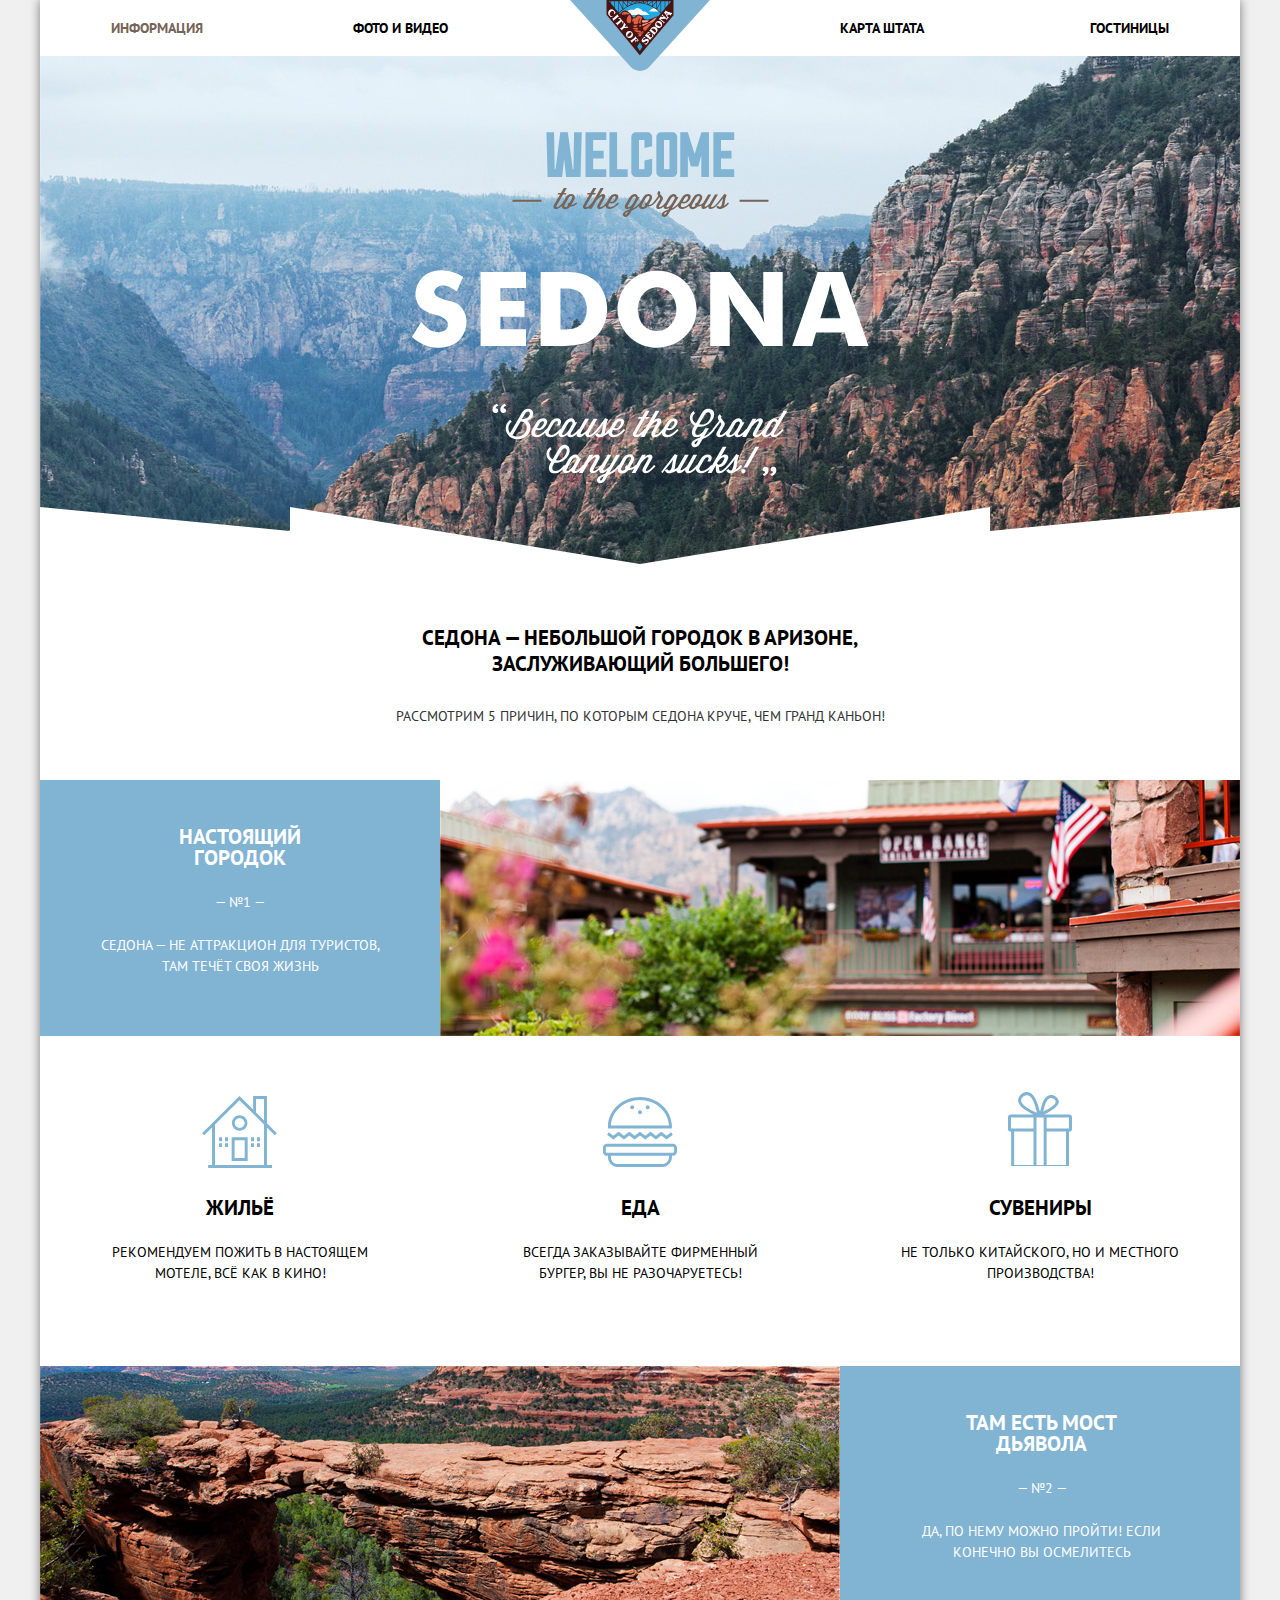
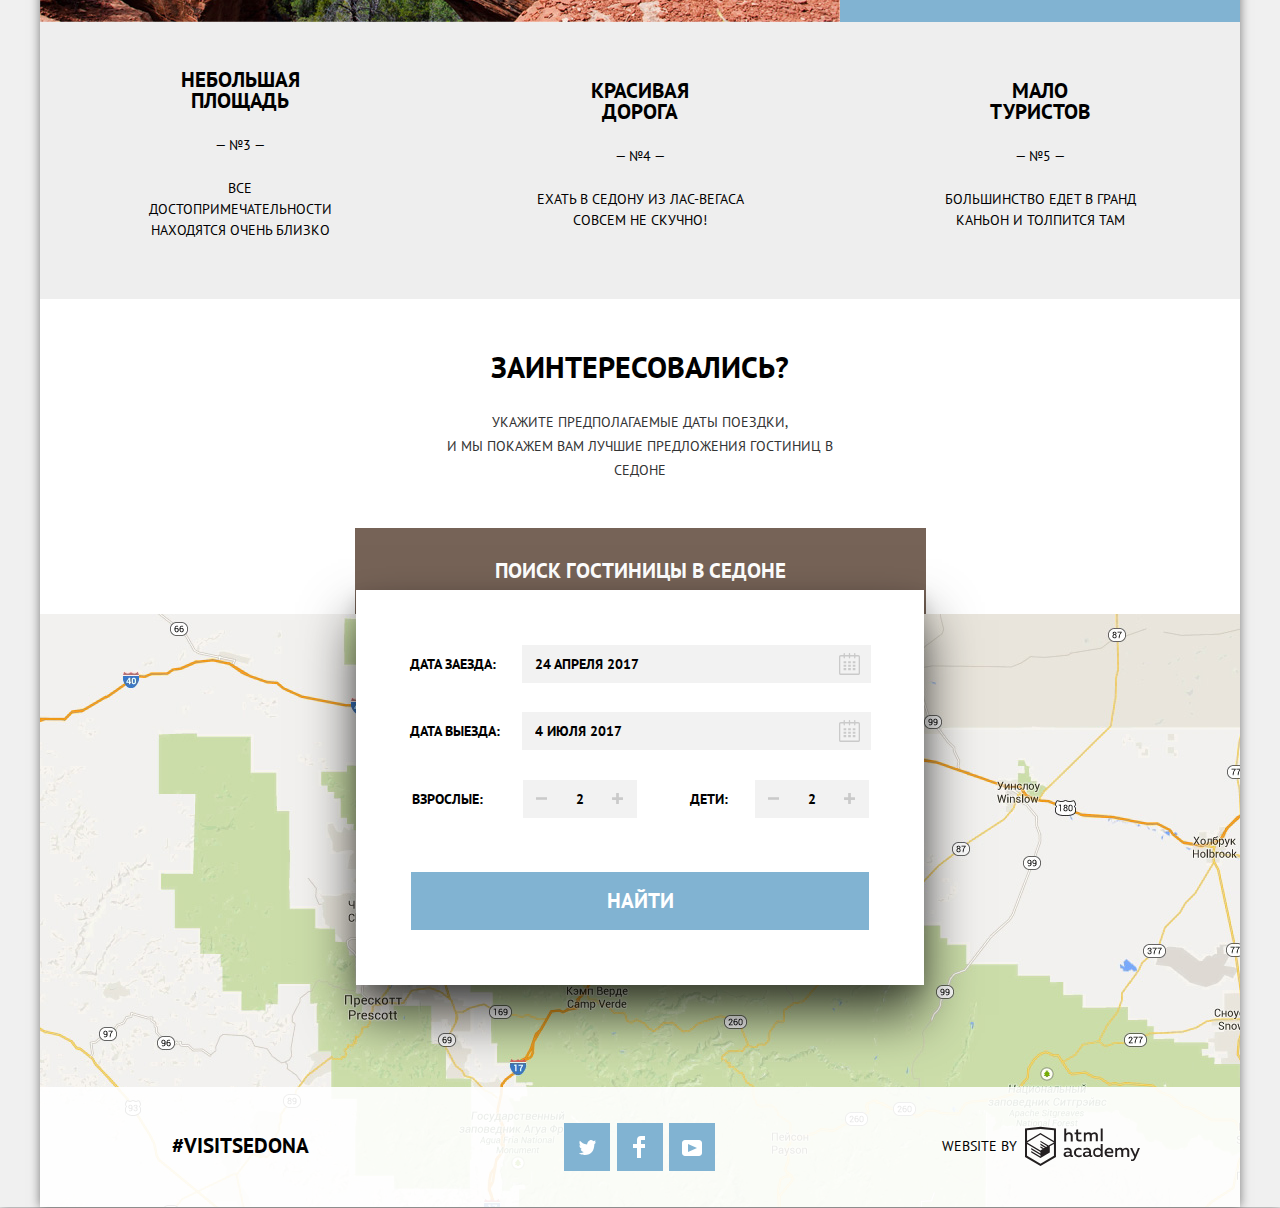
<file: index.html>
<!DOCTYPE html>
<html lang="ru">
	<head>
		<meta charset="utf-8">
		<title>HTML Academy: Седона</title>
		<link href="https://fonts.googleapis.com/css?family=PT+Sans:400,400i,700" rel="stylesheet">
		<link rel="stylesheet" href="css/normalize.css">
		<link rel="stylesheet" type="text/css" href="css/style.min.css">
		<meta name="keywords" content="седона, городок, штат, аризона, отдых, отель, гостиницы, достопримечательности, туризм">
		<meta name="description" content="седона настоящий райский уголок для туризма и отдыха посреди аризонской пустыни">
	</head>
	<body>
		<!-- Контейнер центровщик и на нем тень -->
		<div class="container">
		<!-- Шапка сайта и главное меню -->
		<header class="main-header">
			<!-- Кусок кода, если логотип будет элементом меню -->
			<!-- <nav class="main-navigation" aria-label="Главная навигация сайта">
				<ul class="main-navigation-items">
					<li class="navigation-item info" aria-label="Информация о Седоне"><a href="index.html" class="active-page">Информация</a></li>
					<li class="navigation-item gallery" aria-label="Фотогалерея"><a href="gallery.html">Фото и видео</a></li>
					<li class="navigation-item logo">
						<img src="img/logo.svg" width="140" height="71" alt="Логотип сайта" tabindex="0">
					</li>
					<li class="navigation-item map" aria-label="Седона на карте"><a href="map.html">Карта штата</a></li>
					<li class="navigation-item hotels" aria-label="Проживание"><a href="hotels.html">Гостиницы</a></li>
				</ul>
			</nav> -->
			<p class="logo"> <!--tabindex="0" если будет нужен-->
				<img src="img/logo.svg" width="140" height="72" alt="Логотип сайта">
			</p>

			<nav class="main-navigation" aria-label="Главная навигация сайта">
				<ul class="main-navigation-items">
					<li class="navigation-item info" aria-label="Информация о Седоне"><a href="index.html" class="active-page">Информация</a></li>
					<li class="navigation-item gallery" aria-label="Фотогалерея"><a href="gallery.html">Фото и видео</a></li>
					<li class="navigation-item map" aria-label="Седона на карте"><a href="map.html">Карта штата</a></li>
					<li class="navigation-item hotels" aria-label="Проживание"><a href="hotels.html">Гостиницы</a></li>
				</ul>
			</nav>
			<!-- Изображения в шапке -->
			<div class="header-image">
				<img src="img/welcome.svg" width="459" height="353" alt="Рекламное приветствие города Седона">
			</div>
		</header>
		<!-- Контент главной страницы -->
		<main class="main-content">
			<!-- Рекламный блок с преимуществами -->
			<div class="promo-block">
				<h1 class="promo-block-title">Седона — небольшой городок в Аризоне, заслуживающий большего!</h1>
				<p class="advantage">Рассмотрим 5 причин, по которым Седона круче, чем гранд каньон!</p>
			</div>
				<!-- Преимущества -->
			<section class="advantage-block" aria-label="Блок преимуществ">
				<h2 class="visually-hidden">Преимущества</h2>
				<!-- Список преимуществ -->
					<!-- Первое преимущество -->
				<ul class="advantage-list">
					<li class="description first-advantage" aria-label="Первое преимущество" tabindex="0">
						<h3 class="advantage-title city">Настоящий городок</h3>
						<span class="number">&#8212; &#8470;1 &#8212;</span>
						<p class="advantage-description">Седона — не аттракцион для туристов, там течёт своя жизнь</p>
					</li>
					<li class="first-advantage-img">
						<img src="img/advantage-image-1.jpg" width="800" height="256" alt="Изображение мотеля">
					</li>
				</ul>
					<!-- Описание первого преимущества -->
				<ul class="description-list" aria-label="Описание услуг">
					<li class="description detailed-first" tabindex="0">
						<h3 class="advantage-title hotels">Жильё</h3>
						<p class="advantage-description-hotels">Рекомендуем пожить в настоящем мотеле, всё как в кино!</p>
					</li>
					<li class="description detailed-second" tabindex="0">
						<h3 class="advantage-title food">Еда</h3>
						<p class="advantage-description-food">Всегда заказывайте фирменный бургер, вы не разочаруетесь!</p>
					</li>
					<li class="description detailed-third" tabindex="0">
						<h3 class="advantage-title souvenirs">Сувениры</h3>
						<p class="advantage-description-souvenirs">Не только китайского, но и местного производства!</p>
					</li>
				</ul>
					<!-- Второе преимущество -->
				<ul class="advantage-list">
					<li class="second-advantage-img">
						<img src="img/advantage-image-2.jpg" width="800" height="256" alt="Изображение моста">
					</li>
					<li class="description second-advantage" aria-label="Второе преимущество" tabindex="0">
						<h3 class="advantage-title bridge">Там есть Мост дьявола</h3>
						<span class="number">&#8212; &#8470;2 &#8212;</span>
						<p class="advantage-description">Да, по нему можно пройти! Если конечно вы осмелитесь</p>
					</li>
				</ul>
					<!-- Третье преимущество -->
				<ul class="description-list">
					<li class="description third-advantage" aria-label="Третье преимущество" tabindex="0">
						<h3 class="advantage-title">Небольшая площадь</h3>
						<span class="number">&#8212; &#8470;3 &#8212;</span>
						<p class="advantage-description">Все достопримечательности находятся очень близко</p>
					</li>
					<!-- Четвертое преимущество -->
					<li class="description fourth-advantage" aria-label="Четвертое преимущество" tabindex="0">
						<h3 class="advantage-title">Красивая дорога</h3>
						<span class="number">&#8212; &#8470;4 &#8212;</span>
						<p class="advantage-description">Ехать в Седону из Лас-Вегаса совсем не скучно!</p>
					</li>
					<!-- Пятое преимущество -->
					<li class="description fifth-advantage" aria-label="Пятое преимущество" tabindex="0">
						<h3 class="advantage-title">Мало туристов</h3>
						<span class="number">&#8212; &#8470;5 &#8212;</span>
						<p class="advantage-description">Большинство едет в гранд каньон и толпится там</p>
					</li>
				</ul>
			</section>

			<!-- Блок заказа и поиска отелей -->
			<section class="search-hotels" aria-label="Поиск жилья">
				<h2 class="search-hotels-title">Заинтересовались?</h2>
				<p class="travel-dates">Укажите предполагаемые даты поездки,<br> и мы покажем вам лучшие предложения гостиниц в седоне</p>
				<a href="search-form.html" class="btn-search-form button">ПОИСК ГОСТИНИЦЫ В седоне</a>
				<!-- Модальное окно при загрузке страницы открывается само при помощи js -->
				<div class="modal modal-search">
					<h2 class="visually-hidden">Форма поиска отеля</h2>

		<!-- Форма поиска Модальное окно - форма для поиска подходящего отеля-->
					<form class="user-search-form" action="https://echo.htmlacademy.ru" method="POST" aria-label="Форма поиска">
						<div class="search-form">
							<div class="entry-form arrival-input">
								<label class="entry-form-arrival" for="arrival-date">Дата заезда:</label>
								<input class="arrival-date" id="arrival-date" type="text" value="" name="date" placeholder="24 апреля 2017">
								<button class="calendar" type="button" aria-label="Календарь">
									<svg xmlns="http://www.w3.org/2000/svg" width="21" height="22" viewBox="0 0 21 22">
										<path d="M19.251 2.025h-2.845V.648c0-.381-.294-.689-.656-.689-.363 0-.656.308-.656.689v1.377h-3.938V.648c0-.381-.294-.689-.655-.689-.363 0-.657.308-.657.689v1.377H5.906V.648c0-.381-.294-.689-.656-.689-.363 0-.657.308-.657.689v1.377H1.75C.784 2.025 0 2.847 0 3.862v16.302C0 21.179.784 22 1.75 22h17.501c.966 0 1.749-.821 1.749-1.836V3.862c0-1.015-.783-1.837-1.749-1.837zm.437 18.139a.448.448 0 0 1-.437.459H1.75a.45.45 0 0 1-.438-.459V3.862a.45.45 0 0 1 .438-.459h2.844v1.378c0 .381.294.689.657.689.362 0 .656-.308.656-.689V3.403h3.938v1.378c0 .381.294.689.657.689.361 0 .655-.308.655-.689V3.403h3.938v1.378c0 .381.293.689.656.689.362 0 .656-.308.656-.689V3.403h2.845c.241 0 .437.206.437.459v16.302z"/>
										<path d="M4.594 8.225h2.625v2.066H4.594zM4.594 11.668h2.625v2.067H4.594zM4.594 15.112h2.625v2.066H4.594zM9.188 15.112h2.625v2.066H9.188zM9.188 11.668h2.625v2.067H9.188zM9.188 8.225h2.625v2.066H9.188zM13.781 15.112h2.625v2.066h-2.625zM13.781 11.668h2.625v2.067h-2.625zM13.781 8.225h2.625v2.066h-2.625z"/>
									</svg>
								</button>
							</div>
							<div class="entry-form departure">
								<label class="entry-form-departure" for="departure-date">Дата выезда:</label>
								<input class="departure-date" id="departure-date" type="text" value="" name="date" placeholder="4 июля 2017">
								<button class="calendar" type="button" aria-label="Календарь">
									<svg xmlns="http://www.w3.org/2000/svg" width="21" height="22" viewBox="0 0 21 22">
										<path d="M19.251 2.025h-2.845V.648c0-.381-.294-.689-.656-.689-.363 0-.656.308-.656.689v1.377h-3.938V.648c0-.381-.294-.689-.655-.689-.363 0-.657.308-.657.689v1.377H5.906V.648c0-.381-.294-.689-.656-.689-.363 0-.657.308-.657.689v1.377H1.75C.784 2.025 0 2.847 0 3.862v16.302C0 21.179.784 22 1.75 22h17.501c.966 0 1.749-.821 1.749-1.836V3.862c0-1.015-.783-1.837-1.749-1.837zm.437 18.139a.448.448 0 0 1-.437.459H1.75a.45.45 0 0 1-.438-.459V3.862a.45.45 0 0 1 .438-.459h2.844v1.378c0 .381.294.689.657.689.362 0 .656-.308.656-.689V3.403h3.938v1.378c0 .381.294.689.657.689.361 0 .655-.308.655-.689V3.403h3.938v1.378c0 .381.293.689.656.689.362 0 .656-.308.656-.689V3.403h2.845c.241 0 .437.206.437.459v16.302z"/>
										<path d="M4.594 8.225h2.625v2.066H4.594zM4.594 11.668h2.625v2.067H4.594zM4.594 15.112h2.625v2.066H4.594zM9.188 15.112h2.625v2.066H9.188zM9.188 11.668h2.625v2.067H9.188zM9.188 8.225h2.625v2.066H9.188zM13.781 15.112h2.625v2.066h-2.625zM13.781 11.668h2.625v2.067h-2.625zM13.781 8.225h2.625v2.066h-2.625z"/>
									</svg>
								</button>
							</div>
							<div class="entry-form booking-people">
							
								<label class="choice-adults" for="adults">Взрослые:</label>
								<button class="button-minus-adults" type="button" aria-label="Уменьшить количество взрослых">
									<svg xmlns="http://www.w3.org/2000/svg" width="11" height="11" viewBox="0 0 22.354 22.354">
										<path data-original="#000000" class="active-path" d="M0 8.61h22.354v5.133H0z"></path>
									</svg>
								</button>
								<input class="quantity" id="adults" type="text" value="" name="number-adults" placeholder="2">
								<button class="button-plus-adults" type="button" aria-label="Увеличить количество взрослых">
									<svg xmlns="http://www.w3.org/2000/svg" width="11" height="11" viewBox="0 0 533.333 533.333">
										<path d="M516.667 200H333.333V16.667C333.333 7.462 325.871 0 316.667 0h-100C207.462 0 200 7.462 200 16.667V200H16.667C7.462 200 0 207.462 0 216.667v100c0 9.204 7.462 16.666 16.667 16.666H200v183.334c0 9.204 7.462 16.666 16.667 16.666h100c9.204 0 16.667-7.462 16.667-16.666V333.333h183.333c9.204 0 16.667-7.462 16.667-16.666v-100c-.001-9.205-7.463-16.667-16.667-16.667z" data-original="#000000" class="active-path"></path>
									</svg>
								</button>
								<label class="choice-child" for="child">Дети:</label>
								<button class="button-minus-child" type="button" aria-label="Уменьшить количество детей">
									<svg xmlns="http://www.w3.org/2000/svg" width="11" height="11" viewBox="0 0 22.354 22.354">
										<path data-original="#000000" class="active-path" d="M0 8.61h22.354v5.133H0z"></path>
									</svg>
								</button>
								<input class="quantity" id="child" type="text" value="" name="number-child" placeholder="2">
								<button class="button-plus-child" type="button" aria-label="Увеличить количество детей">
									<svg xmlns="http://www.w3.org/2000/svg" width="11" height="11" viewBox="0 0 533.333 533.333">
										<path d="M516.667 200H333.333V16.667C333.333 7.462 325.871 0 316.667 0h-100C207.462 0 200 7.462 200 16.667V200H16.667C7.462 200 0 207.462 0 216.667v100c0 9.204 7.462 16.666 16.667 16.666H200v183.334c0 9.204 7.462 16.666 16.667 16.666h100c9.204 0 16.667-7.462 16.667-16.666V333.333h183.333c9.204 0 16.667-7.462 16.667-16.666v-100c-.001-9.205-7.463-16.667-16.667-16.667z" data-original="#000000" class="active-path"></path>
									</svg>
								</button>
							</div>
						</div>
						<div class="button-form">
							<button class="button-submit" type="submit" value="Найти">Найти
							</button>
						</div>
					</form>
					<!-- форма завершена -->
				</div>
				<!-- Модальное окно конец -->
			</section>
			<!-- Блок с картой -->
			<section class="map">
				<h2 class="visually-hidden">Карта с расположением города Седона</h2>
				<iframe src="https://www.google.com/maps/embed?pb=!1m18!1m12!1m3!1d135931.67681064006!2d-111.79234300613253!3d34.81710414394992!2m3!1f0!2f0!3f0!3m2!1i1024!2i768!4f13.1!3m3!1m2!1s0x872da132f942b00d%3A0x5548c523fa6c8efd!2z0KHQtdC00L7QvdCwLCDQkNGA0LjQt9C-0L3QsCA4NjMzNiwg0KHQqNCQ!5e0!3m2!1sru!2sua!4v1549056919392" width="1200" height="594" allowfullscreen aria-label="Интерактивная карта"></iframe>
				<img src="img/map.jpg" width="1200" height="594" alt="Фрагмет карты с расположением города Седона">
			</section>
		</main>
		 <!-- Футер сайта -->
		<footer class="main-footer">
			<!-- Блок с хештегом -->
				<p class="hashtag" aria-label="Хештег Седона">#visitSEDONA</p>

			<!-- Блок с социальными кнопками -->
			<div class="footer-social" aria-label="Мы в соц.сетях"> <!--Блок соцсети -->
				<a href="#" class="social-btn social-btn-tw" aria-label="Ссылка на страницу Твиттер">Твиттер</a>
				<a href="#" class="social-btn social-btn-vk" aria-label="Ссылка на страницу Вконтакте">Вконтакте</a>
				<a href="#" class="social-btn social-btn-tube" aria-label="Ссылка на страницу Ютуб">Ютуб</a>
			</div>
			
			<!--Блок разработчика -->
			<div class="footer-copyright" aria-label="Данные о разработчике сайта">
				<span class="developer">Website by</span>
				<a class="btn-developer" href="https://htmlacademy.ru/intensive/htmlcss">
					<svg id="Layer_1" data-name="Layer 1" xmlns="http://www.w3.org/2000/svg" width="115" height="41" viewBox="0 0 108.08 36.85">
						<title>Логотип HTML-Academy</title>
						<path d="M44.61,26.88a2,2,0,0,0,.55-0.1v1.33a3.25,3.25,0,0,1-1.18.21,1.67,1.67,0,0,1-1.67-1,4.84,4.84,0,0,1-3.14,1.08c-1.51,0-2.91-.83-2.91-2.55,0-2.13,2-2.79,3.71-2.79a11.08,11.08,0,0,1,2.17.25v-0.3c0-1-.76-1.77-2.19-1.77a7.42,7.42,0,0,0-3,.64v-1.7a10.21,10.21,0,0,1,3.19-.55c2.36,0,3.81,1.12,3.81,3.65v3a0.54,0.54,0,0,0,.49.59h0.17Zm-6.44-1.13A1.35,1.35,0,0,0,39.63,27h0.11a3.39,3.39,0,0,0,2.41-1V24.58a9.72,9.72,0,0,0-1.81-.21c-1,0-2.16.33-2.16,1.38h0Zm12.36-6.11a5,5,0,0,1,2.57.64V22a4.08,4.08,0,0,0-2.3-.7,2.75,2.75,0,1,0,0,5.49,5,5,0,0,0,2.43-.64v1.71a6.27,6.27,0,0,1-2.76.57A4.21,4.21,0,0,1,46,24.51q0-.21,0-0.41a4.32,4.32,0,0,1,4.18-4.46h0.38Zm12.17,7.24a2,2,0,0,0,.55-0.1v1.33a3.25,3.25,0,0,1-1.18.21,1.67,1.67,0,0,1-1.67-1,4.84,4.84,0,0,1-3.14,1.08c-1.51,0-2.91-.83-2.91-2.55,0-2.13,2-2.79,3.71-2.79a11.08,11.08,0,0,1,2.17.25v-0.3c0-1-.76-1.77-2.19-1.77a7.42,7.42,0,0,0-3,.64v-1.7a10.21,10.21,0,0,1,3.19-.55c2.36,0,3.81,1.12,3.81,3.65v3a0.54,0.54,0,0,0,.49.59h0.17Zm-6.44-1.13A1.35,1.35,0,0,0,57.73,27h0.11a3.39,3.39,0,0,0,2.41-1V24.58a9.72,9.72,0,0,0-1.81-.21c-1.06,0-2.16.33-2.16,1.38h0ZM73,16V28.2H71.35V26.88a3.88,3.88,0,0,1-3.19,1.54,4.4,4.4,0,0,1,0-8.78,3.81,3.81,0,0,1,3,1.3V16H73Zm-4.53,5.22a2.76,2.76,0,1,0,0,5.52A2.86,2.86,0,0,0,71.15,25V23A2.91,2.91,0,0,0,68.49,21.27ZM79,19.64c3.31,0,4.46,2.68,3.92,5.09H76.7c0.21,1.5,1.67,2.11,3.19,2.11a6.11,6.11,0,0,0,2.64-.59v1.6a7.14,7.14,0,0,1-3,.57C77,28.42,74.78,27,74.78,24a4.18,4.18,0,0,1,4-4.39H79Zm0.09,1.54a2.28,2.28,0,0,0-2.44,2.1v0.06H81.3A2,2,0,0,0,79.13,21.18Zm5.73,7V19.87h1.65v1a3.81,3.81,0,0,1,2.78-1.27A2.86,2.86,0,0,1,91.89,21a4.12,4.12,0,0,1,2.91-1.33A3.06,3.06,0,0,1,98,23V28.2h-1.9V23.05a1.59,1.59,0,0,0-1.42-1.75H94.42a2.8,2.8,0,0,0-2.07,1.12V28.2h-1.9V23.05A1.59,1.59,0,0,0,89,21.31H88.8a3,3,0,0,0-2.21,1.29v5.63H84.86Zm21.31-8.33h1.9l-3.91,9.46c-0.9,2.17-2.09,2.86-3.35,2.86a4.76,4.76,0,0,1-1.1-.14V30.46a2.86,2.86,0,0,0,.85.12c0.9,0,1.58-.64,2.07-1.9l0.17-.42-4-8.4h2l2.86,6.29ZM38.73,1.46V6.22a3.81,3.81,0,0,1,2.7-1.14,3.25,3.25,0,0,1,3.44,3.4v5.15H43V8.72a1.81,1.81,0,0,0-1.61-2h-0.3a2.93,2.93,0,0,0-2.32,1.39v5.52h-1.9V1.46h1.9ZM49.94,2.31v3h3V6.91h-3v3.81c0,1.1.5,1.46,1.58,1.46a4.49,4.49,0,0,0,1.69-.33v1.6A6.8,6.8,0,0,1,51,13.8a2.55,2.55,0,0,1-2.86-2.74V6.89H46.58V5.26h1.5V2.74Zm5.4,11.31V5.28H57v1A3.81,3.81,0,0,1,59.77,5a2.86,2.86,0,0,1,2.6,1.33A4.12,4.12,0,0,1,65.28,5,3.06,3.06,0,0,1,68.44,8.4v5.21h-1.9V8.46a1.59,1.59,0,0,0-1.42-1.75H64.89a2.8,2.8,0,0,0-2.07,1.12v5.78h-1.9V8.46A1.59,1.59,0,0,0,59.5,6.71H59.27A3,3,0,0,0,57.06,8v5.63H55.34ZM71.17,1.45H73V13.6H71.17V1.45ZM14.71,0H14.55L0,1.54V28.21l14.55,8.66,14.55-8.66V1.54Zm12.5,27.1L14.55,34.64,1.9,27.12V16.18l12.59,7.5V25L5.86,19.9v1.31l8.68,5.21v1.39L5.87,22.65V24l8.68,5.21,8.75-5.24V18.31L27.2,16V27.12Zm0-12.53-3.48,2-1.6,1L14.51,13v1.31L21,18.23H21l-0.14.09-1,.54-5.37-3.2V17l4.24,2.52-1,.67-3.2-1.9v1.31l2.1,1.24L14.5,22.1,2,14.65,14.51,7.11Zm0-1.32L14.49,5.76,1.91,13.25v-10L14.56,1.92,27.21,3.25v10h0Z" transform="translate(0 -0.02)" fill="#231f20"/>
					</svg>
				</a>
			</div>
		</footer>
		</div>
		<script src="js/main.min.js"></script>
	</body>
</html>
</file>
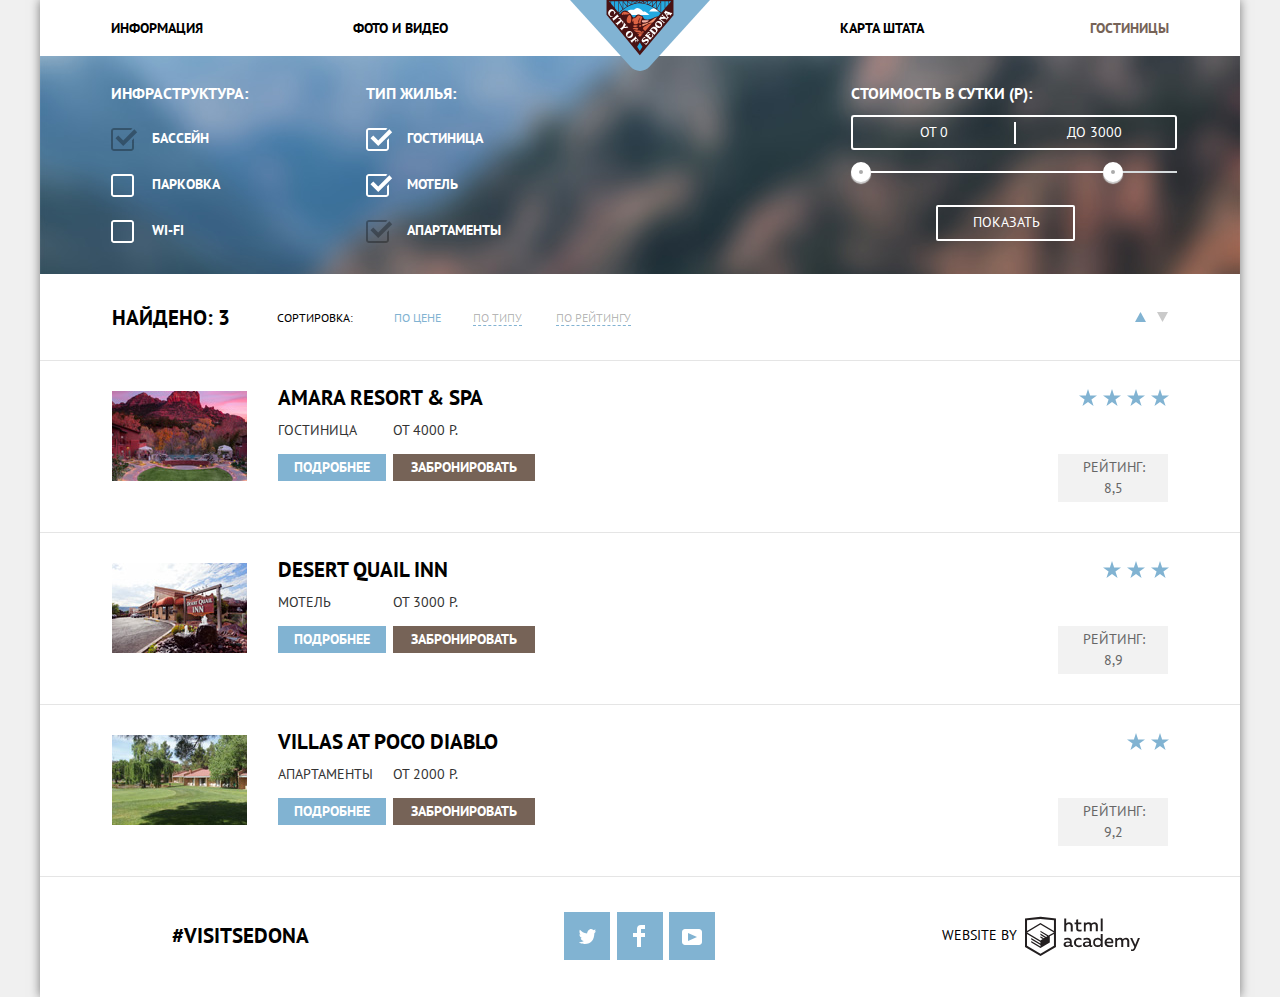
<file: hotels.html>
<!DOCTYPE html>
<html lang="ru">
	<head>
		<meta charset="utf-8">
		<title>HTML Academy: Седона</title>
		<link href="https://fonts.googleapis.com/css?family=PT+Sans:400,400i,700" rel="stylesheet">
		<link rel="stylesheet" href="css/normalize.css">
		<link rel="stylesheet" type="text/css" href="css/style.min.css">
		<meta name="keywords" content="седона, городок, штат, аризона, отдых, отель, гостиницы, достопримечательности, туризм">
		<meta name="description" content="седона настоящий райский уголок для туризма и отдыха посреди аризонской пустыни">
	</head>
	<body class="inner-page">
		<!-- Контейнер центровщик и на нем тень -->
		<div class="container">
		<!-- Шапка сайта и главное меню -->
		<header class="main-header">

			<p class="logo" tabindex="0">
				<a href="index.html">
					<img src="img/logo.svg" width="140" height="72" alt="Логотип сайта">
				</a>
			</p>

			<nav class="main-navigation" aria-label="Главная навигация сайта">
				<ul class="main-navigation-items">
					<li class="navigation-item info" aria-label="Информация о Седоне"><a href="index.html">Информация</a></li>
					<li class="navigation-item gallery" aria-label="Фотогалерея"><a href="gallery.html">Фото и видео</a></li>
					<li class="navigation-item map" aria-label="Седона на карте"><a href="map.html">Карта штата</a></li>
					<li class="navigation-item hotels" aria-label="Проживание"><a href="hotels.html" class="active-page">Гостиницы</a></li>
				</ul>
			</nav>

		</header>
		<!-- Контент страницы -->
		<main >
			<section class="filter-block" aria-label="Блок с фильтром для поиска подходящего жилья">
				
						<!-- Форма с фильтром -->
					<h2 class="visually-hidden">Фильтр выбора отелей</h2>
					<form class="filter" method="GET" action="https://echo.htmlacademy.ru" aria-label="Форма с фильтром">
						<fieldset class="filter-item">
							<legend class="infrastructure">Инфраструктура:</legend>
							<ul>
								<li class="infrastructure-item">
									<input class="filter-input filter-input-checkbox visually-hidden" type="checkbox" name="pool" value="pool" id="pool" checked disabled>
									<label class="checkbox-on" for="pool">Бассейн</label>
								</li>
								<li class="infrastructure-item">
									<input class="filter-input filter-input-checkbox visually-hidden" type="checkbox" name="parking" value="parking" id="parking">
									<label class="checkbox-off" for="parking">Парковка</label>
								</li>
								<li class="infrastructure-item">
									<input class="filter-input filter-input-checkbox visually-hidden" type="checkbox" name="wifi" value="wifi" id="wifi">
									<label class="checkbox-off" for="wifi">Wi-Fi</label>
								</li>
							</ul>
						</fieldset>
						<fieldset class="filter-item">
							<legend class="type-housing">Тип жилья:</legend>
							<ul>
								<li class="type-housing-item">
									<input class="filter-input filter-input-checkbox visually-hidden" type="checkbox" name="hotel" value="hotel" id="hotel" checked>
		<!-- Временно снял disabled чтобы было видно, что кнопки работают -->
									<label class="checkbox-on" for="hotel">Гостиница</label>
								</li>
								<li class="type-housing-item">
									<input class="filter-input filter-input-checkbox visually-hidden" type="checkbox" name="motel" value="motel" id="motel" checked>
									<label class="checkbox-on" for="motel">Мотель</label>
								</li>
								<li class="type-housing-item">
									<input class="filter-input filter-input-checkbox visually-hidden" type="checkbox" name="apartments" value="apartments" id="apartments" checked disabled>
	<!-- Здесь disabled оставил, стили заблокированной кнопке на прописаны -->
									<label class="checkbox-on" for="apartments">Апартаменты</label>
								</li>
							</ul>
						</fieldset>
						<fieldset class="filter-item price">
							<legend>Стоимость в сутки (р):</legend>
							<div class="price-controls">
								<label class="min-price">
									<input name="min-price" type="text" value="от 0">
								</label>
	<!-- <span>|</span>  --><!-- Был span-вертикальной чертой 
сделла при помощи CSS-->
								<label class="max-price">
									<input name="max-price" type="text" value="до 3000">
								</label>
							</div>
							<div class="range-controls">
								<div class="scale">
									<div class="bar"></div>
								</div>
								<div class="toggle toggle-min" aria-label="Минимальная цена" tabindex="0"></div>
								<div class="toggle toggle-max" aria-label="Максимальная цена" tabindex="0"></div>
							</div>
							<button type="submit" class="filter-button button">
							Показать
							</button>
						</fieldset>
					</form>

			</section>
		<!-- Сделал обертку "wrapper" для еще одного выравнивания контента -->
		<!-- Блок сортировки -->
			<section class="sort-block wrapper" aria-label="Блок сортировки выбранного жилья">
				<b class="found">Найдено: 3</b>
				<h2 class="block-title">Сортировка:</h2>
				<ul class="sort-panel">
					<li class="price active"><a href="#" class="sort-active" aria-label="По стоимости проживания">По цене</a></li>
					<li class="type" aria-label="По типу жилья"><a href="#">По типу</a></li>
					<li class="rated" aria-label="По рейтингу"><a href="#">По рейтингу</a></li>
					<li class="sort-up active" aria-label="По возрастанию">
						<a href="#" class="up active-up">
							<svg xmlns="http://www.w3.org/2000/svg" width="11" height="10" viewBox="0 0 11 10">
								<path fill="#231F20" d="M5.5 0L0 10h11z"/>
							</svg>
						</a>
					</li>
					<li class="sort-down" aria-label="По убыванию">
						<a href="#" class="down">
							<svg xmlns="http://www.w3.org/2000/svg" width="11" height="10" viewBox="0 0 11 10">
								<path fill="#231F20" d="M5.5 10L0 0h11"/>
							</svg>
						</a>
					</li>
				</ul>
			</section>
			<!-- Эту линию сделал с помощью CSS -->
			<div class="layer"></div>
			<!-- Карточка выбора отелей -->
			<section class="hotel" aria-label="Выбранное жилье">
				<h2 class="visually-hidden">Список гостиниц</h2>
				<ul class="hotel-list">
					<!-- Карточка 1 -->
					<li class="hotel-items">
						<a class="hotel-link" href="#">
							<img src="img/hotel-1.jpg" width="135" height="90" alt="Изображение отеля Amara Resort">
						</a>

						<div class="hotel-card">
							<h3 class="card-title">
								<a href="#">Amara Resort &amp; Spa</a>
							</h3>
							
							<div class="info-card description-hotel-wrapper">
								<div class="description-hotel">
									<span class="category">Гостиница</span>
									<a class="hotel-link-btn" href="#">Подробнее</a>
								</div>
								<div class="booking-hotel">
									<span class="cost">От 4000 Р.</span>
									<a class="book-btn" href="#">Забронировать</a>
								</div>
							</div>
						</div>
						
						<div class="hotel-rating" aria-label="Рейтинг - звезд">
							<ul class="hotel-stars stars-four">
								<li class="star star-1" aria-label="Одна звезда"></li>
								<li class="star star-2" aria-label="Две звезды"></li>
								<li class="star star-3" aria-label="Три звезды"></li>
								<li class="star star-4" aria-label="Четыре звезды"></li>
							</ul>
							<p class="rating-score">Рейтинг: 8,5</p>
						</div>
					</li>
					<!-- Карточка 2 -->
					<li class="hotel-items">
						<a class="hotel-link" href="#">
							<img src="img/hotel-2.jpg" width="135" height="90" alt="Изображение отеля Desert Quail Inn">
						</a>
						
						<div class="hotel-card">
							<h3 class="card-title">
								<a href="">Desert Quail Inn</a>
							</h3>
							
							<div class="info-card description-hotel-wrapper">
								<div class="description-hotel">
									<span class="category">Мотель</span>
									<a class="hotel-link-btn" href="#">Подробнее</a>
								</div>
								<div class="booking-hotel">
									<span class="cost">От 3000 Р.</span>
									<a class="book-btn" href="#">Забронировать</a>
								</div>
							</div>
						</div>
						
						<div class="hotel-rating" aria-label="Рейтинг - звезд">
							<ul class="hotel-stars stars-three">
								<li class="star star-1" aria-label="Одна звезда"></li>
								<li class="star star-2" aria-label="Две звезды"></li>
								<li class="star star-3" aria-label="Три звезды"></li>
							</ul>
							<p class="rating-score">Рейтинг: 8,9</p>
						</div>
					</li>
					<!-- Карточка 3 -->
					<li class="hotel-items">
						<a class="hotel-link" href="#">
							<img src="img/hotel-3.jpg" width="135" height="90" alt="Изображение отеля Villas at Poco Diablo">
						</a>
						
						<div class="hotel-card">
							<h3 class="card-title">
								<a href="">Villas at Poco Diablo</a>
							</h3>
							
							<div class="info-card description-hotel-wrapper">
								<div class="description-hotel">
									<span class="category">Апартаменты</span>
									<a class="hotel-link-btn" href="#">Подробнее</a>
								</div>
								<div class="booking-hotel">
									<span class="cost">От 2000 Р.</span>
									<a class="book-btn" href="#">Забронировать</a>
								</div>
							</div>
						</div>

						<div class="hotel-rating" aria-label="Рейтинг - звезд">
							<ul class="hotel-stars stars-two">
								<li class="star star-1" aria-label="Одна звезда"></li>
								<li class="star star-2" aria-label="Две звезды"></li>
							</ul>
							<p class="rating-score">Рейтинг: 9,2</p>
						</div>
					</li>

				</ul>
			</section>

		</main>
		<!-- Футер сайта -->
		<footer class="main-footer">
			<!-- Блок с хештегом -->
			<p class="hashtag" aria-label="Хештег Седона">#visitSEDONA</p>

			<!--Блок соцсети-->
			<div class="footer-social" aria-label="Мы в соц.сетях"> 
				<a href="#" class="social-btn social-btn-tw" aria-label="Ссылка на страницу Твиттер">Твиттер</a>
				<a href="#" class="social-btn social-btn-vk" aria-label="Ссылка на страницу Вконтакте">Вконтакте</a>
				<a href="#" class="social-btn social-btn-tube" aria-label="Ссылка на страницу Ютуб">Ютуб</a>
			</div>

			 <!--Блок разработчика-->
			<div class="footer-copyright" aria-label="Данные о разработчике сайта">
				<span class="developer">Website by</span>
				<a class="btn-developer" href="https://htmlacademy.ru/intensive/htmlcss">
					<svg id="Layer_1" data-name="Layer 1" xmlns="http://www.w3.org/2000/svg" width="115" height="41" viewBox="0 0 108.08 36.85">
						<title>Логотип HTML-Academy</title>
						<path d="M44.61,26.88a2,2,0,0,0,.55-0.1v1.33a3.25,3.25,0,0,1-1.18.21,1.67,1.67,0,0,1-1.67-1,4.84,4.84,0,0,1-3.14,1.08c-1.51,0-2.91-.83-2.91-2.55,0-2.13,2-2.79,3.71-2.79a11.08,11.08,0,0,1,2.17.25v-0.3c0-1-.76-1.77-2.19-1.77a7.42,7.42,0,0,0-3,.64v-1.7a10.21,10.21,0,0,1,3.19-.55c2.36,0,3.81,1.12,3.81,3.65v3a0.54,0.54,0,0,0,.49.59h0.17Zm-6.44-1.13A1.35,1.35,0,0,0,39.63,27h0.11a3.39,3.39,0,0,0,2.41-1V24.58a9.72,9.72,0,0,0-1.81-.21c-1,0-2.16.33-2.16,1.38h0Zm12.36-6.11a5,5,0,0,1,2.57.64V22a4.08,4.08,0,0,0-2.3-.7,2.75,2.75,0,1,0,0,5.49,5,5,0,0,0,2.43-.64v1.71a6.27,6.27,0,0,1-2.76.57A4.21,4.21,0,0,1,46,24.51q0-.21,0-0.41a4.32,4.32,0,0,1,4.18-4.46h0.38Zm12.17,7.24a2,2,0,0,0,.55-0.1v1.33a3.25,3.25,0,0,1-1.18.21,1.67,1.67,0,0,1-1.67-1,4.84,4.84,0,0,1-3.14,1.08c-1.51,0-2.91-.83-2.91-2.55,0-2.13,2-2.79,3.71-2.79a11.08,11.08,0,0,1,2.17.25v-0.3c0-1-.76-1.77-2.19-1.77a7.42,7.42,0,0,0-3,.64v-1.7a10.21,10.21,0,0,1,3.19-.55c2.36,0,3.81,1.12,3.81,3.65v3a0.54,0.54,0,0,0,.49.59h0.17Zm-6.44-1.13A1.35,1.35,0,0,0,57.73,27h0.11a3.39,3.39,0,0,0,2.41-1V24.58a9.72,9.72,0,0,0-1.81-.21c-1.06,0-2.16.33-2.16,1.38h0ZM73,16V28.2H71.35V26.88a3.88,3.88,0,0,1-3.19,1.54,4.4,4.4,0,0,1,0-8.78,3.81,3.81,0,0,1,3,1.3V16H73Zm-4.53,5.22a2.76,2.76,0,1,0,0,5.52A2.86,2.86,0,0,0,71.15,25V23A2.91,2.91,0,0,0,68.49,21.27ZM79,19.64c3.31,0,4.46,2.68,3.92,5.09H76.7c0.21,1.5,1.67,2.11,3.19,2.11a6.11,6.11,0,0,0,2.64-.59v1.6a7.14,7.14,0,0,1-3,.57C77,28.42,74.78,27,74.78,24a4.18,4.18,0,0,1,4-4.39H79Zm0.09,1.54a2.28,2.28,0,0,0-2.44,2.1v0.06H81.3A2,2,0,0,0,79.13,21.18Zm5.73,7V19.87h1.65v1a3.81,3.81,0,0,1,2.78-1.27A2.86,2.86,0,0,1,91.89,21a4.12,4.12,0,0,1,2.91-1.33A3.06,3.06,0,0,1,98,23V28.2h-1.9V23.05a1.59,1.59,0,0,0-1.42-1.75H94.42a2.8,2.8,0,0,0-2.07,1.12V28.2h-1.9V23.05A1.59,1.59,0,0,0,89,21.31H88.8a3,3,0,0,0-2.21,1.29v5.63H84.86Zm21.31-8.33h1.9l-3.91,9.46c-0.9,2.17-2.09,2.86-3.35,2.86a4.76,4.76,0,0,1-1.1-.14V30.46a2.86,2.86,0,0,0,.85.12c0.9,0,1.58-.64,2.07-1.9l0.17-.42-4-8.4h2l2.86,6.29ZM38.73,1.46V6.22a3.81,3.81,0,0,1,2.7-1.14,3.25,3.25,0,0,1,3.44,3.4v5.15H43V8.72a1.81,1.81,0,0,0-1.61-2h-0.3a2.93,2.93,0,0,0-2.32,1.39v5.52h-1.9V1.46h1.9ZM49.94,2.31v3h3V6.91h-3v3.81c0,1.1.5,1.46,1.58,1.46a4.49,4.49,0,0,0,1.69-.33v1.6A6.8,6.8,0,0,1,51,13.8a2.55,2.55,0,0,1-2.86-2.74V6.89H46.58V5.26h1.5V2.74Zm5.4,11.31V5.28H57v1A3.81,3.81,0,0,1,59.77,5a2.86,2.86,0,0,1,2.6,1.33A4.12,4.12,0,0,1,65.28,5,3.06,3.06,0,0,1,68.44,8.4v5.21h-1.9V8.46a1.59,1.59,0,0,0-1.42-1.75H64.89a2.8,2.8,0,0,0-2.07,1.12v5.78h-1.9V8.46A1.59,1.59,0,0,0,59.5,6.71H59.27A3,3,0,0,0,57.06,8v5.63H55.34ZM71.17,1.45H73V13.6H71.17V1.45ZM14.71,0H14.55L0,1.54V28.21l14.55,8.66,14.55-8.66V1.54Zm12.5,27.1L14.55,34.64,1.9,27.12V16.18l12.59,7.5V25L5.86,19.9v1.31l8.68,5.21v1.39L5.87,22.65V24l8.68,5.21,8.75-5.24V18.31L27.2,16V27.12Zm0-12.53-3.48,2-1.6,1L14.51,13v1.31L21,18.23H21l-0.14.09-1,.54-5.37-3.2V17l4.24,2.52-1,.67-3.2-1.9v1.31l2.1,1.24L14.5,22.1,2,14.65,14.51,7.11Zm0-1.32L14.49,5.76,1.91,13.25v-10L14.56,1.92,27.21,3.25v10h0Z" transform="translate(0 -0.02)" fill="#231f20"/>
					</svg>
				</a>
			</div>
		</footer>
		</div>

	</body>
</html>
</file>
<file: css/style.min.css>
@-webkit-keyframes open{0%{-webkit-transform:scale(0);transform:scale(0)}70%{-webkit-transform:scale(.25);transform:scale(.25)}90%{-webkit-transform:scale(.5);transform:scale(.5)}to{-webkit-transform:scale(1);transform:scale(1)}}@keyframes open{0%{-webkit-transform:scale(0);transform:scale(0)}70%{-webkit-transform:scale(.25);transform:scale(.25)}90%{-webkit-transform:scale(.5);transform:scale(.5)}to{-webkit-transform:scale(1);transform:scale(1)}}@-webkit-keyframes shake{0%,to{-webkit-transform:translateX(0);transform:translateX(0)}10%,30%,50%,70%,90%{-webkit-transform:translateX(-10px);transform:translateX(-10px)}20%,40%,60%,80%{-webkit-transform:translateX(10px);transform:translateX(10px)}}@keyframes shake{0%,to{-webkit-transform:translateX(0);transform:translateX(0)}10%,30%,50%,70%,90%{-webkit-transform:translateX(-10px);transform:translateX(-10px)}20%,40%,60%,80%{-webkit-transform:translateX(10px);transform:translateX(10px)}}body{margin:0;padding:0;font-family:"PT Sans","Arial",sans-serif;font-size:14px;line-height:21px;font-weight:700;text-transform:uppercase;color:#000;background-color:#f0f0f0;-webkit-box-shadow:0 0 10px rgba(0,0,0,.5);box-shadow:0 0 10px rgba(0,0,0,.5)}a{text-decoration:none}img{max-width:100%;height:auto}.visually-hidden:not(:focus):not(:active),input[type=checkbox].visually-hidden,input[type=radio].visually-hidden{position:absolute;width:1px;height:1px;margin:-1px;border:0;padding:0;white-space:nowrap;-webkit-clip-path:inset(100%);clip-path:inset(100%);clip:rect(0,0,0,0);overflow:hidden}.container{padding:0;margin:0 auto;width:1200px;overflow:hidden;background-color:#fff;-webkit-box-shadow:0 0 10px rgba(0,0,0,.5);box-shadow:0 0 10px rgba(0,0,0,.5)}.wrapper{width:1056px;margin:0 auto}.main-navigation{display:-webkit-box;display:-ms-flexbox;display:flex;-webkit-box-pack:justify;-ms-flex-pack:justify;justify-content:space-between;position:relative}.logo{position:relative;margin:0;padding:0}.main-navigation-items{display:-webkit-box;display:-ms-flexbox;display:flex;-ms-flex-wrap:wrap;flex-wrap:wrap;list-style:none;margin:0;padding:0}.main-navigation-items li{width:239px;padding-top:15px;padding-bottom:15px;text-align:left;padding-left:71px}.main-navigation-items li:nth-child(2){text-align:left;padding-left:3px}.main-navigation-items li:nth-child(3){text-align:right;padding-left:93px}.main-navigation-items li:nth-child(4){text-align:right;padding-left:6px}.logo img:focus{outline:2px solid #81b3d2}.navigation-item a{color:#000}.navigation-item a:focus,.navigation-item a:hover{color:#81b3d2}.navigation-item a:active{color:rgba(0,0,0,.3)}.navigation-item .active-page{color:#766357}.logo img{position:absolute;z-index:2;left:530px;top:0}.navigation-item{line-height:26px}.header-image img{display:block;width:459px;height:352px;margin:0 auto;padding-top:76px;padding-bottom:80px}.header-image{position:relative;background-color:#6e95bb;background-image:url(../img/background-photo-big.jpg);background-repeat:no-repeat;background-position:0 -83px}.header-image::after{content:"";position:absolute;bottom:-2px;left:0;width:1200px;height:59px;background-image:url(../img/polygon.svg);background-repeat:no-repeat;background-position:0 0}.main-header{margin-bottom:61px}.promo-block-title{font-size:21px;line-height:26px}.promo-block{display:-webkit-box;display:-ms-flexbox;display:flex;-webkit-box-orient:vertical;-webkit-box-direction:normal;-ms-flex-direction:column;flex-direction:column;-webkit-box-align:center;-ms-flex-align:center;align-items:center}.promo-block-title{width:440px;padding:0;margin:0 0 26px;text-align:center;vertical-align:middle}.advantage{width:495px;padding:0;margin:0 0 51px;font-weight:400;line-height:26px;text-align:center;color:#333}.advantage-list h3,.advantage-list p{margin:0 auto;padding:0}.advantage-list,.description,.description-list{display:-webkit-box;display:-ms-flexbox;display:flex;-ms-flex-wrap:wrap;flex-wrap:wrap;-ms-flex-item-align:stretch;align-self:stretch}.advantage-list{-webkit-box-pack:justify;-ms-flex-pack:justify;justify-content:flex-start;list-style:none;margin:0;padding:0;-webkit-box-align:stretch;-ms-flex-align:stretch;align-items:stretch}.description,.description-list{-webkit-box-align:center;-ms-flex-align:center;align-items:center;-webkit-align-self:stretch;-ms-align-self:stretch}.description-list{list-style:none;margin:0;-webkit-box-pack:justify;-ms-flex-pack:justify;justify-content:flex-start;padding:0}.description{-webkit-box-pack:center;-ms-flex-pack:center;justify-content:center;-webkit-box-orient:vertical;-webkit-box-direction:normal;-ms-flex-direction:column;flex-direction:column;width:300px;padding:0 50px;text-align:center}.first-advantage,.second-advantage{color:#fff;background-color:#81b3d2;min-height:256px}.fifth-advantage:focus,.first-advantage:focus,.fourth-advantage:focus,.second-advantage:focus,.third-advantage:focus{outline:1px solid #81b3d2}.fifth-advantage,.fourth-advantage,.third-advantage{background-color:#eee}.description h3{margin:0 auto 24px;font-size:21px}.description p,.description span{font-size:14px;font-weight:400}.description .city{width:125px}.description .bridge,.description .city{margin:-13px auto 24px}.description .number{display:inline-block;margin-bottom:22px;vertical-align:middle}.first-advantage-img,.second-advantage-img{height:256px}.detailed-first,.detailed-second,.detailed-third{position:relative;padding-top:161px}.detailed-first p,.detailed-second p,.detailed-third p{width:285px}.detailed-first:focus,.detailed-second:focus,.detailed-third:focus{outline:1px solid #81b3d2}.detailed-first::before,.detailed-second::before,.detailed-third::before{content:"";position:absolute;top:60px;left:162px;width:75px;height:72px;background-image:url(../img/detailed-icon-1.svg);background-repeat:no-repeat;background-position:0 0}.detailed-second::before,.detailed-third::before{top:61px;left:163px;width:74px;height:70px;background-image:url(../img/detailed-icon-3.svg)}.detailed-third::before{top:56px;left:168px;width:64px;height:74px;background-image:url(../img/detailed-icon-2.svg)}.detailed-first .advantage-description-hotels,.detailed-second .advantage-description-food,.detailed-third .advantage-description-souvenirs{margin:0 auto;padding-bottom:82px}.description .bridge{width:151px}.first-advantage p{width:290px}.second-advantage p{width:303px}.fifth-advantage .advantage-title,.fourth-advantage .advantage-title,.third-advantage .advantage-title{width:125px;margin:47px auto 24px}.third-advantage p{width:210px}.fourth-advantage p{width:262px}.fifth-advantage p{width:247px}.fifth-advantage .advantage-description,.fourth-advantage .advantage-description,.third-advantage .advantage-description{margin:0 auto;padding-bottom:58px}.advantage-block{margin-bottom:50px}.search-hotels{display:-webkit-box;display:-ms-flexbox;display:flex;-webkit-box-orient:vertical;-webkit-box-direction:normal;-ms-flex-direction:column;flex-direction:column;-webkit-box-align:center;-ms-flex-align:center;align-items:center;position:relative}.search-hotels-title{font-size:30px;line-height:36px}.search-hotels h2,.search-hotels p{margin:0;padding:0}.search-hotels .search-hotels-title,.search-hotels .travel-dates{width:434px;margin-bottom:25px;text-align:center;vertical-align:middle}.search-hotels .travel-dates{width:440px;margin-bottom:46px;font-weight:400;line-height:24px;color:#333}.search-hotels .button{position:relative;display:inline-block;padding:30px 140px;min-width:290px;text-align:center;vertical-align:middle;font-size:21px;font-weight:700;line-height:26px;color:#fff;background-color:#766357}.search-hotels .button:hover{background-color:#604e43}.search-hotels .button:active{color:rgba(255,255,255,.3);background-color:#503e33}.user-search-form{width:568px;-webkit-box-shadow:0 7px 15px rgba(0,1,1,.15);box-shadow:0 7px 15px rgba(0,1,1,.15)}.search-form{display:-webkit-box;display:-ms-flexbox;display:flex;-webkit-box-orient:vertical;-webkit-box-direction:normal;-ms-flex-direction:column;flex-direction:column;-webkit-box-align:center;-ms-flex-align:center;align-items:center}.entry-form{position:relative;margin:0;padding:0;line-height:26px}.entry-form input{font:inherit}.arrival-date::-webkit-input-placeholder,.departure-date::-webkit-input-placeholder,.quantity::-webkit-input-placeholder{color:#000}.arrival-date:-ms-input-placeholder,.arrival-date::-ms-input-placeholder,.departure-date:-ms-input-placeholder,.departure-date::-ms-input-placeholder,.quantity:-ms-input-placeholder,.quantity::-ms-input-placeholder{color:#000}.arrival-date::placeholder,.departure-date::placeholder,.quantity::placeholder{color:#000}.arrival-input{margin-top:55px;margin-bottom:29px}.entry-form-arrival{padding-right:22px}.calendar{outline:0}.button-minus-adults path,.button-minus-child path,.button-plus-adults path,.button-plus-child path,.calendar path,.down path,.up path{fill:#cacaca}.calendar:focus path,.calendar:hover path{fill:#000}.calendar:active path{fill:#81b3d2}.entry-form-departure{padding-right:18px}.arrival-date,.departure-date{-webkit-box-sizing:border-box;box-sizing:border-box;padding:0;border:0;width:349px;height:38px;font-size:14px;line-height:26px;font-weight:700;text-transform:uppercase;color:#000;background-color:#f2f2f2}.arrival-date:hover,.departure-date:hover{background-color:#ebebeb}.arrival-date:focus,.departure-date:focus{background-color:#fff;border:2px solid #e5e5e5;outline:0}.arrival-date,.departure-date{padding-left:13px}.calendar{position:absolute;top:7px;right:5px;background-color:transparent;border:0}.departure{margin-bottom:30px}.booking-people{display:-webkit-box;display:-ms-flexbox;display:flex;margin-bottom:54px}.booking-people label{padding-top:6px;padding-bottom:6px}.quantity{-webkit-box-sizing:border-box;box-sizing:border-box;border:0;width:38px;height:38px;font-size:14px;line-height:26px;font-weight:700;text-transform:uppercase;text-align:center;vertical-align:middle;color:#000;background-color:#f2f2f2}.quantity:hover{background-color:#ebebeb}.quantity:focus{background-color:#fff;border:2px solid #e5e5e5;outline:0}.button-minus-adults,.button-minus-child,.button-plus-adults,.button-plus-child{border:0;outline:0}.button-minus-adults,.button-plus-adults{padding:0;width:38px;height:38px;background-color:#f2f2f2;cursor:pointer}.button-plus-adults{margin-right:30px}.choice-adults{padding-right:40px}.button-minus-adults:focus path,.button-minus-adults:hover path,.button-plus-adults:focus path,.button-plus-adults:hover path{fill:#000}.button-minus-adults:active path,.button-plus-adults:active path{fill:#81b3d2}.choice-child{padding-right:27px}.button-minus-child,.button-plus-child{padding:0;width:38px;height:38px;background-color:#f2f2f2;cursor:pointer}.button-minus-child:focus path,.button-minus-child:hover path,.button-plus-child:focus path,.button-plus-child:hover path{fill:#000}.active-up path,.button-minus-child:active path,.button-plus-child:active path{fill:#81b3d2}.booking-people .button-plus-adults{margin-right:53px}.button-form{width:458px}.button-submit{margin-left:55px;display:inline-block;padding-top:16px;padding-bottom:16px;min-width:100%;text-align:center;vertical-align:middle;font-size:21px;font-weight:700;line-height:26px;text-transform:uppercase;color:#fff;background-color:#81b3d2;border:0;cursor:pointer}.button-submit:hover{background-color:#669ec0}.button-submit:active{color:rgba(255,255,255,.3);background-color:#5496bd}.button-form button{margin-bottom:55px}.map iframe{position:absolute;z-index:2;border:0}.inner-page .main-header{margin-bottom:0}.inner-page .right-panel{margin-bottom:1px}.filter-block{position:relative;margin:0 0 25px;padding:0;width:1200px;color:#fff;background-color:#6e95bb;background-image:url(../img/filter-background.jpg);background-repeat:no-repeat;background-position:0 -305px}.filter-block legend{font-size:16px;line-height:21px;font-weight:700;text-transform:uppercase}.filter-item{margin:0;padding:0;border:0}.filter-item ul{list-style:none;margin:0;padding:0}.filter{display:-webkit-box;display:-ms-flexbox;display:flex;-ms-flex-wrap:wrap;flex-wrap:wrap;-webkit-box-align:stretch;-ms-flex-align:stretch;align-items:stretch;-ms-flex-item-align:stretch;align-self:stretch}.filter fieldset:nth-child(1){width:240px;margin-top:27px;margin-bottom:8px;padding-left:71px}.filter fieldset:nth-child(2){width:290px;margin-top:27px;padding-left:15px;margin-right:195px}.filter fieldset:nth-child(3){margin-top:27px;padding-right:60px}.infrastructure,.type-housing{margin-bottom:24px}.infrastructure-item label,.type-housing-item label{position:relative;padding-left:41px;text-transform:uppercase;cursor:pointer}.infrastructure-item,.type-housing-item{padding-bottom:25px}.filter-input-checkbox+label::before{content:"";position:absolute;width:23px;height:23px;top:-1px;left:0;background-image:url(../img/checkbox-off.svg);background-repeat:no-repeat}.filter-input-checkbox:checked+label::before{content:"";position:absolute;width:27px;height:23px;top:-1px;left:0;background-image:url(../img/checkbox-on.svg);background-repeat:no-repeat}.filter-input-checkbox:disabled+label::before{content:"";position:absolute;width:23px;height:23px;top:-1px;left:0;background-image:url(../img/checkbox-disabled-off.svg);background-repeat:no-repeat}.filter-input-checkbox:checked:disabled+label::before{content:"";position:absolute;width:27px;height:23px;top:-1px;left:0;background-image:url(../img/checkbox-disabled-on.svg);background-repeat:no-repeat;color:#6a6a6a;opacity:.3}.filter-input:focus+label::before{outline:1px solid #4cb7d6}.price legend{margin-bottom:11px}.filter-item input[type=text]{background-color:transparent;border:2px solid #fff}.filter-item input{padding-top:5px;padding-bottom:5px;font-size:14px;line-height:21px;font-weight:400;text-transform:uppercase;text-align:center;width:157px;color:#fff}.price-controls{display:-webkit-box;display:-ms-flexbox;display:flex;position:relative}.price-controls input[name=min-price]{border-right:none;border-top-left-radius:3px;border-bottom-left-radius:3px}.price-controls input[name=max-price]{border-left:none;border-top-right-radius:3px;border-bottom-right-radius:3px}.price-controls::before{position:absolute;content:"";width:2px;height:22px;top:7px;left:50%;background:#fff}.range-controls{position:relative;padding-top:21px;margin-bottom:32px;padding-left:20px;background-color:transparent}.range-controls .bar{width:80%;height:2px;background:#fff}.range-controls .scale{height:2px;background:#d7dcde}.range-controls .toggle{position:absolute;top:12px;left:0;width:4px;height:4px;padding:0;border:8px solid #fff;border-radius:50%;background-color:#ababab;-webkit-box-shadow:0 2px 1px 0 #cfcfcf;box-shadow:0 2px 1px 0 #cfcfcf;cursor:pointer}.range-controls .toggle:focus,.range-controls .toggle:hover{-webkit-transform:scale(1.2);-ms-transform:scale(1.2);transform:scale(1.2);background:#1c4f80}.range-controls .toggle-min{left:0}.range-controls .toggle-max{left:252px}.filter-button{font-size:14px;line-height:21px;font-weight:400;text-transform:uppercase;color:#fff;background-color:transparent;border:2px solid #fff}.price .button{margin-left:85px;padding:5px 33px 6px 35px;min-width:65px;text-align:center;vertical-align:middle;border-radius:2px;cursor:pointer}.price .button:focus,.price .button:hover{color:#000;background-color:#fff;border-radius:2px}.sort-block,.sort-panel{display:-webkit-box;display:-ms-flexbox;display:flex;-webkit-box-align:center;-ms-flex-align:center;align-items:center}.sort-panel{-webkit-box-pack:justify;-ms-flex-pack:justify;justify-content:space-between;-ms-flex-wrap:wrap;flex-wrap:wrap;list-style:none;margin:0;padding:0}.found{margin-right:47px;font-size:21px;line-height:26px;text-transform:uppercase}.sort-block{margin-bottom:23px}.sort-block .block-title{margin-right:41px}.sort-block .block-title,.sort-panel li{font-size:12px;line-height:18px;font-weight:400;text-transform:uppercase}.sort-panel li:nth-child(1){margin-right:32px}.sort-panel li:nth-child(2){margin-right:34px}.sort-panel li:nth-child(3){margin-right:504px}.sort-panel li:nth-child(4){margin-right:11px}.sort-active{color:#81b3d2}.rated a,.type a{color:rgba(0,0,0,.3);border-bottom:1px dashed #81b3d2}.rated:focus a,.rated:hover a,.type:focus a,.type:hover a{color:#81b3d2;border-bottom:1px dashed #81b3d2}.rated:active a,.type:active a{color:#000;border-bottom:none}.down:focus path,.down:hover path,.up:focus path,.up:hover path{fill:#000}.down:active path,.up:active path{fill:#81b3d2}.layer{width:1200px;height:1px;background:#e5e5e5}.hotel-list{list-style:none;margin:0;padding:0}.hotel-items{display:-webkit-box;display:-ms-flexbox;display:flex;-webkit-box-pack:justify;-ms-flex-pack:justify;justify-content:space-between;padding:24px 72px 0;border-bottom:1px solid #e5e5e5}.hotel-link img{margin-right:10px;padding-top:6px}.card-title{padding:0;margin:0 0 9px}.card-title a:focus,.card-title a:hover{color:#81b3d2}.card-title a:active{color:rgba(0,0,0,.3)}.card-title a{width:210px;margin:0;padding:0;font-size:21px;line-height:26px;font-weight:700;text-transform:uppercase;color:#000}.hotel-card,.info-card{display:-webkit-box;display:-ms-flexbox;display:flex;-webkit-box-direction:normal}.hotel-card{-webkit-box-flex:1;-ms-flex-positive:1;flex-grow:1;padding-left:21px;padding-right:31px;-webkit-box-orient:vertical;-ms-flex-direction:column;flex-direction:column}.hotel-card span{font-size:14px;line-height:21px;font-weight:400;text-transform:uppercase;color:#333}.info-card{-webkit-box-orient:horizontal;-ms-flex-direction:row;flex-direction:row}.description-hotel{width:110px;margin-right:5px}.booking-hotel span,.description-hotel span{display:block;margin-bottom:13px}.hotel-link-btn{font-size:14px;line-height:21px;font-weight:700;text-transform:uppercase;color:#fff;display:inline-block;padding:3px 16px;min-width:76px;text-align:center;vertical-align:middle;background-color:#81b3d2}.hotel-link-btn:focus,.hotel-link-btn:hover{background-color:#669ec0}.hotel-link-btn:active{color:rgba(255,255,255,.3);background-color:#5496bd}.booking-hotel{width:142px}.book-btn{font-size:14px;line-height:21px;font-weight:700;text-transform:uppercase;color:#fff;display:inline-block;padding:3px 16px;min-width:110px;text-align:center;vertical-align:middle;background-color:#766357}.book-btn:focus,.book-btn:hover{background-color:#604e43}.book-btn:active{color:rgba(255,255,255,.3);background-color:#503e33}.hotel-rating,.hotel-stars{display:-webkit-box;display:-ms-flexbox;display:flex}.hotel-rating{-webkit-box-orient:vertical;-webkit-box-direction:normal;-ms-flex-direction:column;flex-direction:column;-webkit-box-align:end;-ms-flex-align:end;align-items:flex-end;-ms-flex-item-align:start;align-self:flex-start;padding-top:4px;width:110px}.hotel-stars{-webkit-box-pack:start;-ms-flex-pack:start;justify-content:flex-start}.hotel-stars .star{content:"";height:17px;padding-right:24px;background-image:url(../img/star.svg);background-repeat:no-repeat}.stars-four,.stars-three,.stars-two{list-style:none;padding:0}.stars-four{width:89px;margin:0 0 48px}.stars-three,.stars-two{width:65px;margin:0 0 48px}.stars-two{width:41px}.rating-score{margin:0 0 30px;font-size:14px;line-height:21px;font-weight:400;text-transform:uppercase;color:#666;display:inline-block;padding:3px 13px 3px 14px;min-width:83px;text-align:center;vertical-align:middle;background-color:#f2f2f2}.main-footer{display:-webkit-box;display:-ms-flexbox;display:flex;-webkit-box-pack:justify;-ms-flex-pack:justify;justify-content:space-between;-webkit-box-align:center;-ms-flex-align:center;align-items:center;-ms-flex-wrap:wrap;flex-wrap:wrap;position:relative;margin-top:-127px;z-index:10;background:rgba(255,255,255,.9)}.inner-page .main-footer{margin-top:0}.hashtag{margin:0 0 0 132px;padding-top:46px;padding-bottom:48px;font-size:21px;font-weight:700;line-height:26px}.footer-social{width:151px;margin-right:-28px}.footer-social:nth-child(2){padding-bottom:1px}.footer-copyright span,.social-btn-tw{display:inline-block;vertical-align:middle}.footer-copyright span{padding-bottom:8px}.social-btn{color:#fff}.social-btn-tw{position:relative;width:46px;height:48px;background-color:#81b3d2;margin-right:3px}.social-btn-tw:focus,.social-btn-tw:hover{background-color:#669ec0}.social-btn-tw:active{background-color:#5496bd}.social-btn-tube:active::before,.social-btn-tw:active::before,.social-btn-vk:active::before{opacity:.3}.social-btn-tw::before{content:"";position:absolute;top:17px;left:15px;width:17px;height:15px;background-image:url(../img/twitter.svg);background-repeat:no-repeat}.social-btn-vk{position:relative;display:inline-block;width:46px;height:48px;background-color:#81b3d2;margin-right:2px;vertical-align:middle}.social-btn-vk:focus,.social-btn-vk:hover{background-color:#669ec0}.social-btn-vk:active{background-color:#5496bd}.social-btn-vk::before{content:"";position:absolute;top:13px;left:16px;width:12px;height:22px;background-image:url(../img/fb-icon.svg);background-repeat:no-repeat}.social-btn-tube{position:relative;display:inline-block;width:46px;height:48px;background-color:#81b3d2;vertical-align:middle}.social-btn-tube:focus,.social-btn-tube:hover{background-color:#669ec0}.social-btn-tube:active{background-color:#5496bd}.social-btn-tube::before{content:"";position:absolute;top:17px;left:13px;width:20px;height:16px;background-image:url(../img/youtube.svg);background-repeat:no-repeat}.social-btn{font-size:0}.footer-copyright{display:-webkit-box;display:-ms-flexbox;display:flex;-webkit-box-align:center;-ms-flex-align:center;align-items:center;margin-right:100px;padding-top:5px}.btn-developer:focus path,.btn-developer:hover path{fill:#81b3d2}.btn-developer:active path{fill:#bdbbbc}.developer{line-height:26px;font-weight:400;margin-right:8px}.footer-contacts-mail{display:-webkit-box;display:-ms-flexbox;display:flex;-webkit-box-orient:vertical;-webkit-box-direction:normal;-ms-flex-direction:column;flex-direction:column;-webkit-box-align:start;-ms-flex-align:start;align-items:center}.modal{position:relative;display:block;color:#000;background-color:#fff;-webkit-box-shadow:0 30px 50px rgba(0,0,0,.7);box-shadow:0 30px 50px rgba(0,0,0,.7)}.modal-search{position:absolute;width:568px;z-index:1000;top:241px;left:316px}.modal-show{-webkit-animation-name:open;animation-name:open;-webkit-animation-duration:.6s;animation-duration:.6s}.modal-close{display:none}.modal-error{-webkit-animation-name:shake;animation-name:shake;-webkit-animation-duration:.6s;animation-duration:.6s}
</file>
